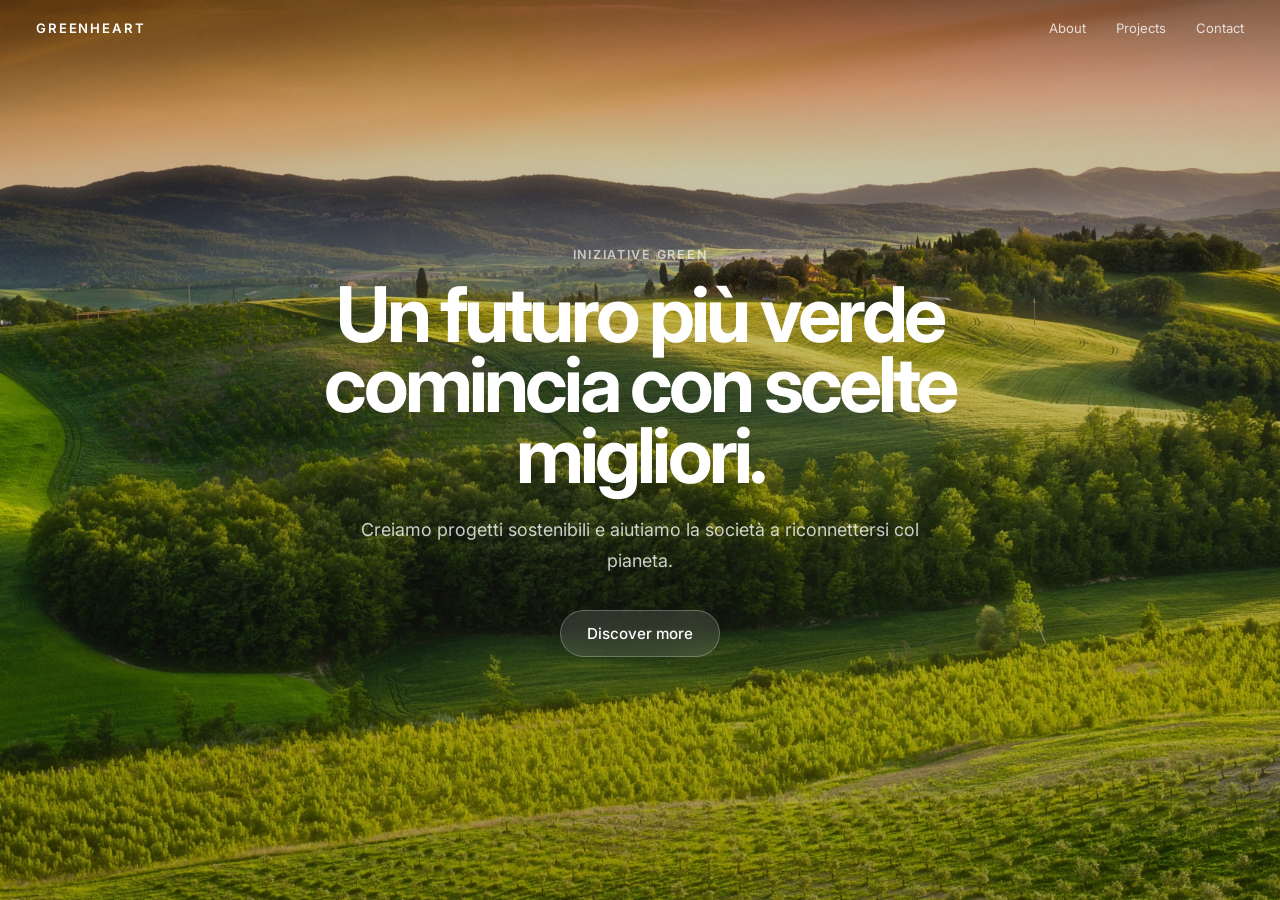
<file: index.html>
<!DOCTYPE html>
<html lang="it">
<head>
  <meta charset="UTF-8">
  <meta name="viewport" content="width=device-width, initial-scale=1.0">

  <link href="https://fonts.googleapis.com/css2?family=Inter:wght@400;600;700&display=swap" rel="stylesheet">
  <link rel="stylesheet" href="CSS/style.css">
  <!--FONT-->
  <link href="https://fonts.googleapis.com/css2?family=Syne:wght@700;800&family=DM+Sans:wght@400;500&display=swap" rel="stylesheet">

  <title>GreenEarth</title>
</head>

<body>

  <header class="nav">
    <a href="index.html" class="logo">GreenHeart</a>

    <nav>
      <a href="PAGINE/about.html">About</a>
      <a href="PAGINE/Progetti.html">Projects</a>
      <a href="PAGINE/Form.html">Contact</a>
    </nav>
  </header>

  <section class="hero">
    <div class="hero-content">
      <span class="eyebrow">Iniziative Green</span>
      <h1>Un futuro più verde comincia con scelte migliori.</h1>
      <p>Creiamo progetti sostenibili e aiutiamo la società a riconnettersi col pianeta.</p>
      <a href="PAGINE/Progetti.html" class="btn">Discover more</a>
    </div>
  </section>

</body>
</html>
</file>
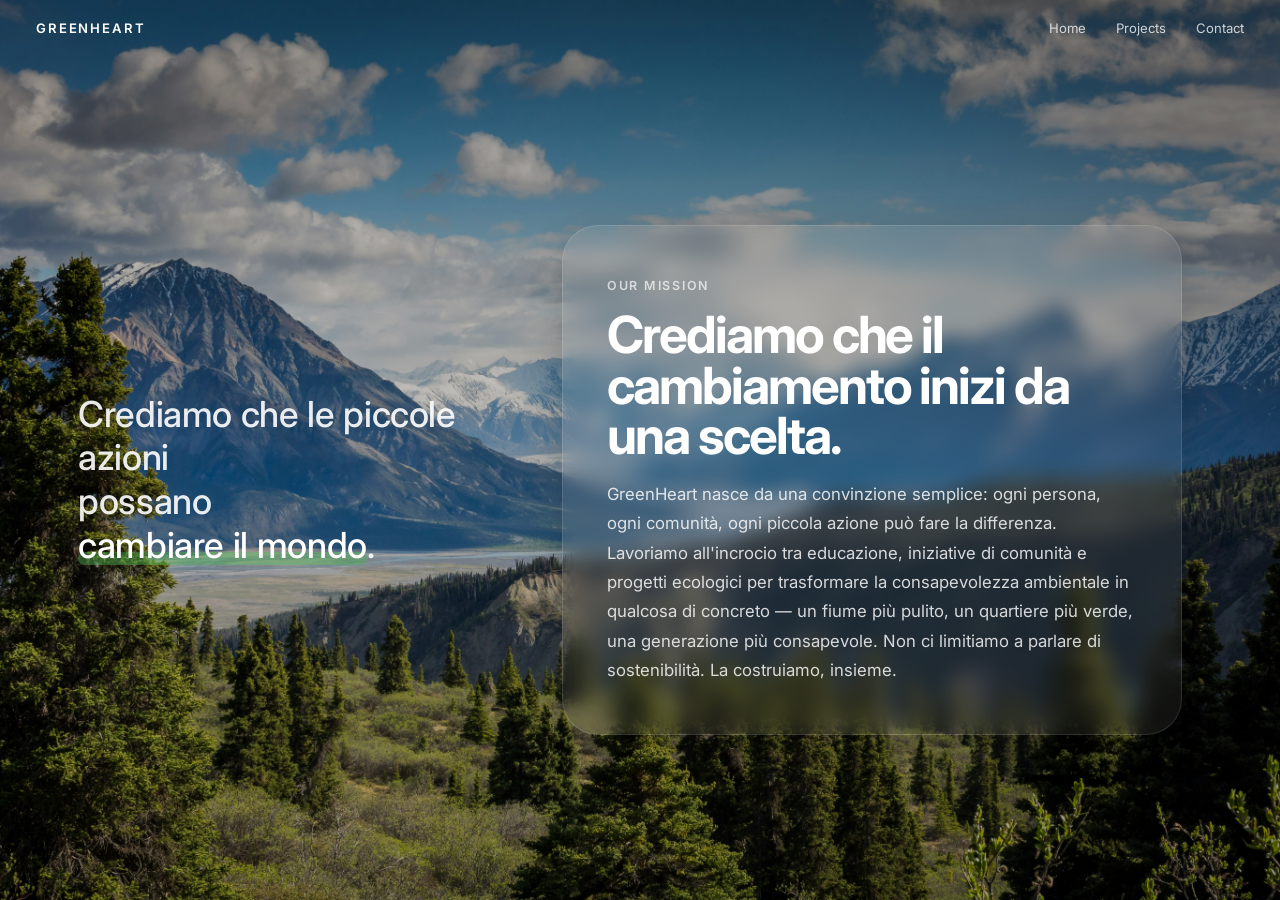
<file: PAGINE/about.html>
<!DOCTYPE html>
<html lang="en">
<head>
  <meta charset="UTF-8">
  <meta name="viewport" content="width=device-width, initial-scale=1.0">

  <!-- Font -->
  <link href="https://fonts.googleapis.com/css2?family=Inter:wght@400;600;700&display=swap" rel="stylesheet">

  <!-- CSS -->
  <link rel="stylesheet" href="../CSS/style.css">

  <title>About | GreenEarth</title>
</head>
<body>

  <header class="nav">
  <a href="../index.html" class="logo">GreenHeart</a>

  <nav>
    <a href="../index.html">Home</a>
    <a href="../index.html#projects">Projects</a>
    <a href="../index.html#contact">Contact</a>
  </nav>
</header>

  <main class="about-page">
    <section class="about-hero">
      <!--SINISTRA-->
      <div class="about-left">
  <p>
  Crediamo che le piccole azioni<br>
  possano <span class="highlight">cambiare il mondo</span>.
</p>
</div>
<!--DESTRA-->
      <div class="about-panel">
        <span class="eyebrow">Our mission</span>
        <h1>Crediamo che il cambiamento inizi da una scelta.</h1>
        <p>
          GreenHeart nasce da una convinzione semplice: ogni persona, ogni comunità, ogni piccola azione può fare la differenza. Lavoriamo all'incrocio tra educazione, iniziative di comunità e progetti ecologici per trasformare la consapevolezza ambientale in qualcosa di concreto — un fiume più pulito, un quartiere più verde, una generazione più consapevole.
          Non ci limitiamo a parlare di sostenibilità. La costruiamo, insieme.
        </p>
      </div>

      
    
    </section>
  </main>

</body>
</html>
</file>
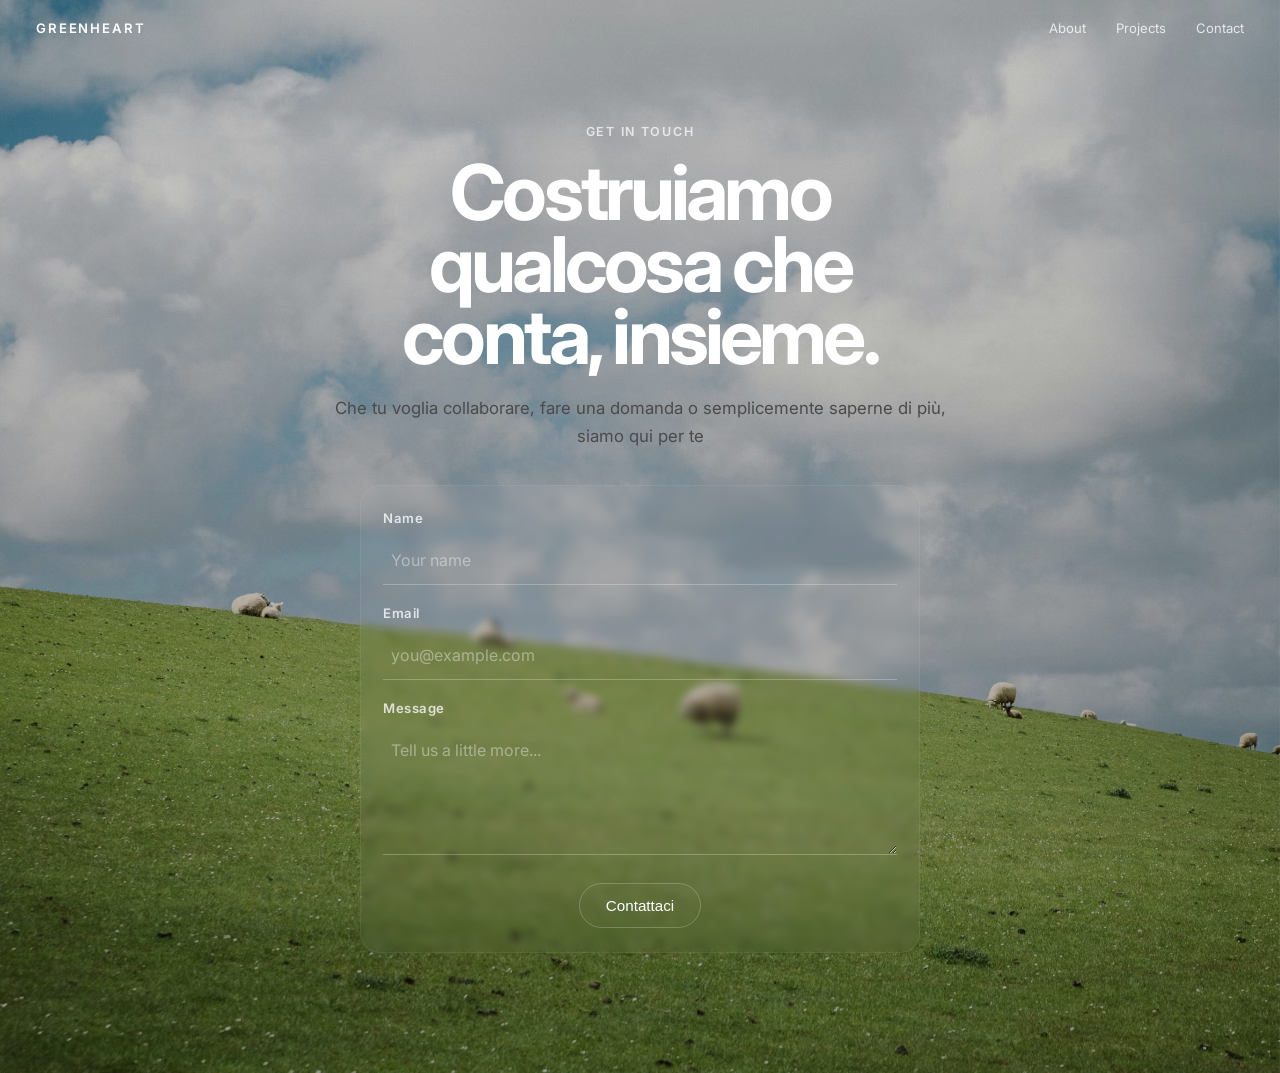
<file: PAGINE/Form.html>
<!DOCTYPE html>
<html lang="en">
<head>
  <meta charset="UTF-8">
  <meta name="viewport" content="width=device-width, initial-scale=1.0">

  <link href="https://fonts.googleapis.com/css2?family=Inter:wght@400;600;700&display=swap" rel="stylesheet">
  <link rel="stylesheet" href="../CSS/style.css">

  <title>Contact | GreenHeart</title>
</head>
<body>

  <header class="nav">
    <a href="../index.html" class="logo">GreenHeart</a>

    <nav>
      <a href="about.html">About</a>
      <a href="../PAGINE/Progetti.html">Projects</a>
      <a href="../PAGINE/Form.html">Contact</a>
    </nav>
  </header>

  <main class="contact-page">
    <section class="contact-hero">
      <div class="contact-layout">

        <div class="contact-copy">
          <span class="eyebrow">Get in touch</span>
          <h1>Costruiamo qualcosa che conta, insieme. </h1>
          <p>
            Che tu voglia collaborare, fare una domanda o semplicemente saperne di più, siamo qui per te
          </p>
        </div>

        <div class="contact-panel">
          <form class="contact-form">
            <div class="form-group">
              <label for="name">Name</label>
              <input type="text" id="name" name="name" placeholder="Your name">
            </div>

            <div class="form-group">
              <label for="email">Email</label>
              <input type="email" id="email" name="email" placeholder="you@example.com">
            </div>

            <div class="form-group">
              <label for="message">Message</label>
              <textarea id="message" name="message" rows="5" placeholder="Tell us a little more..."></textarea>
            </div>

            <button type="submit" class="btn">Contattaci</button>
          </form>
        </div>

      </div>
    </section>
  </main>

</body>
</html>
</file>
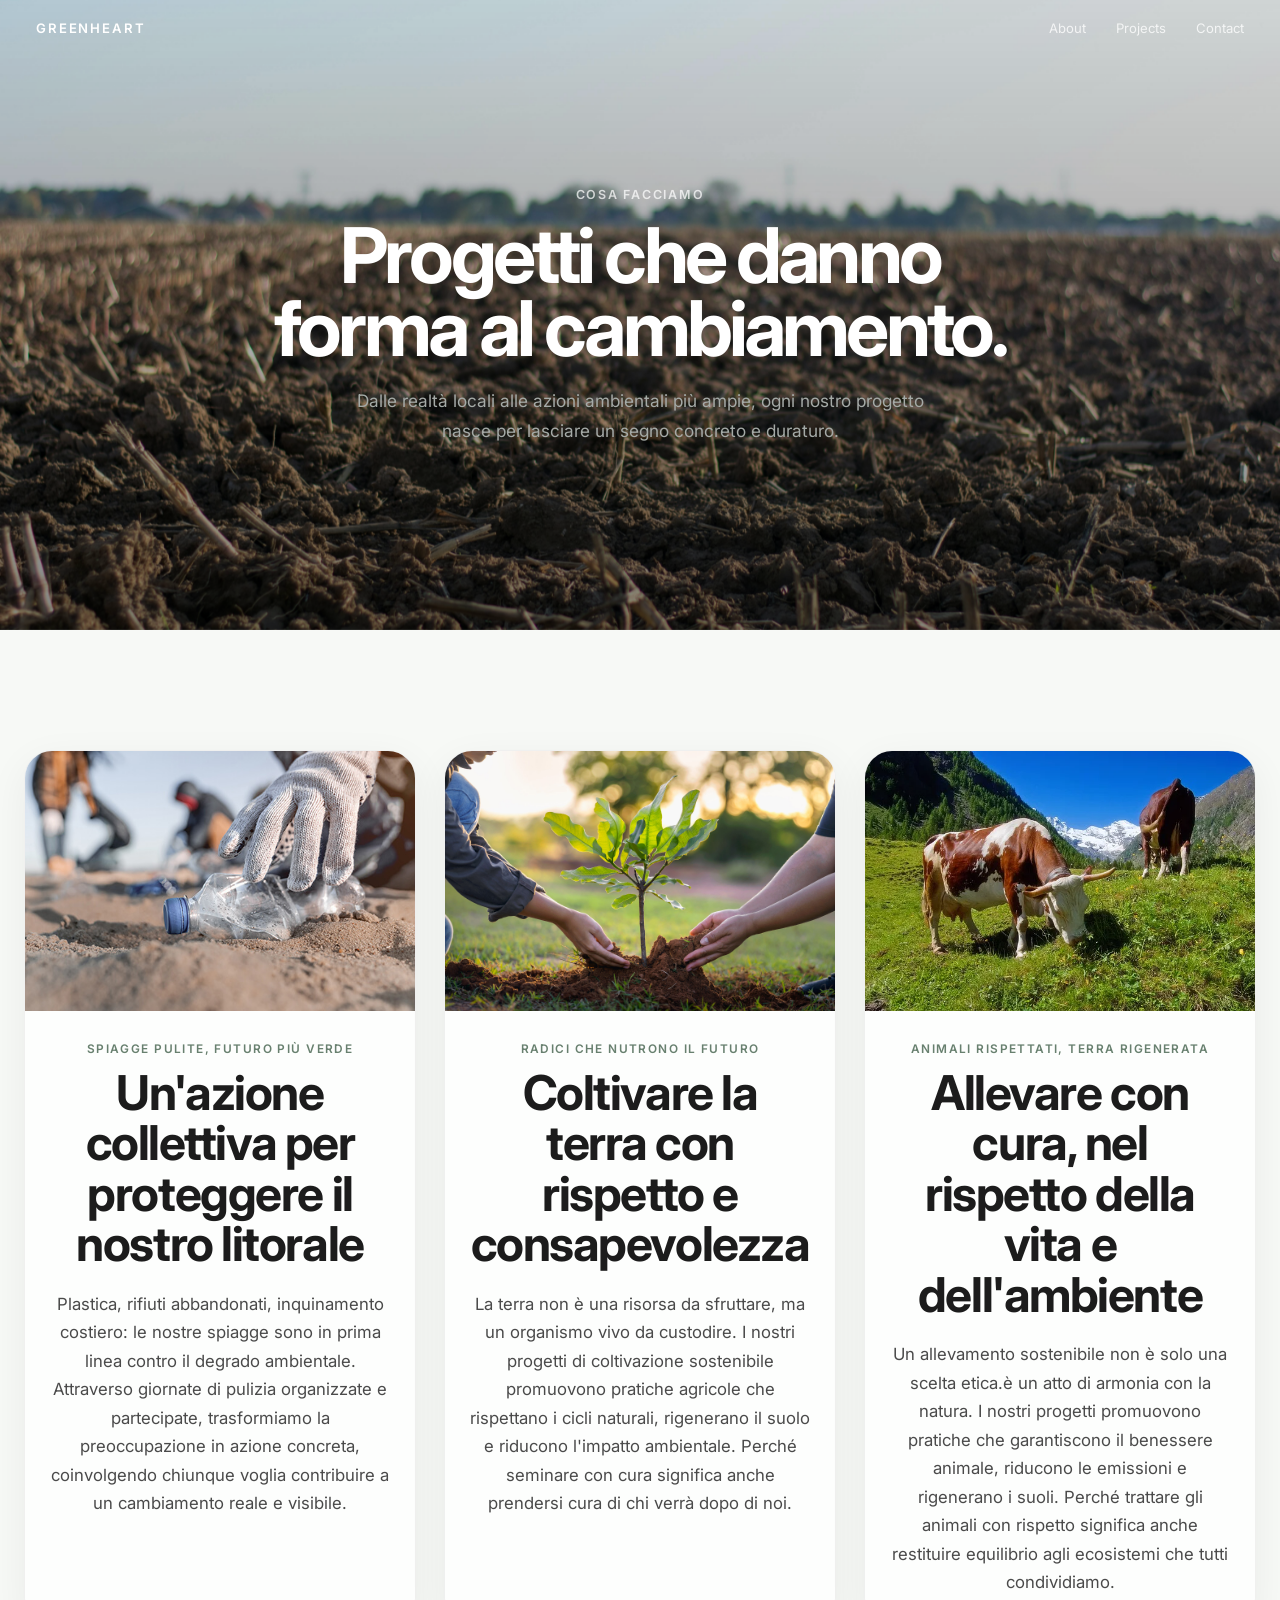
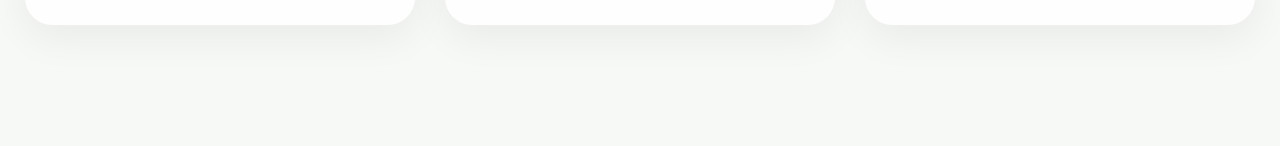
<file: PAGINE/Progetti.html>
<!DOCTYPE html>
<html lang="it">
<head>
  <meta charset="UTF-8">
  <meta name="viewport" content="width=device-width, initial-scale=1.0">

  <link href="https://fonts.googleapis.com/css2?family=Inter:wght@400;600;700&display=swap" rel="stylesheet">
  <link rel="stylesheet" href="../CSS/style.css">

  <title>Projects | GreenEarth</title>
</head>
<body>

  <header class="nav">
    <a href="../index.html" class="logo">GreenHeart</a>

    <nav>
      <a href="about.html">About</a>
      <a href="projects.html">Projects</a>
      <a href="../index.html#contact">Contact</a>
    </nav>
  </header>

  <main class="projects-page">
    <section class="projects-hero">
      <div class="projects-intro">
        <span class="eyebrow">Cosa facciamo</span>
        <h1>Progetti che danno forma al cambiamento.</h1>
        <p class="hero-text">
          Dalle realtà locali alle azioni ambientali più ampie, ogni nostro progetto nasce per lasciare un segno concreto e duraturo.
        </p>
      </div>
    </section>

    <section class="projects-grid-section">
      <div class="projects-grid">

        <article class="project-card">
          <img src="../IMMAGINI/spiaggia.jpeg" alt="Progetto pulizia spiaggia">
          <div class="project-card-content">
            <span class="project-tag">Spiagge pulite, futuro più verde</span>
            <h2>Un'azione collettiva per proteggere il nostro litorale</h2>
            <p>Plastica, rifiuti abbandonati, inquinamento costiero: le nostre spiagge sono in prima linea contro il degrado ambientale. Attraverso giornate di pulizia organizzate e partecipate, trasformiamo la preoccupazione in azione concreta, coinvolgendo chiunque voglia contribuire a un cambiamento reale e visibile.</p>
          </div>
        </article>

        <article class="project-card">
          <img src="../IMMAGINI/agricolturasostenibile.jpg" alt="Progetti agricoltura sostenibile ">
          <div class="project-card-content">
            <span class="project-tag">Radici che nutrono il futuro</span>
            <h2>Coltivare la terra con rispetto e consapevolezza</h2>
            <p>La terra non è una risorsa da sfruttare, ma un organismo vivo da custodire. I nostri progetti di coltivazione sostenibile promuovono pratiche agricole che rispettano i cicli naturali, rigenerano il suolo e riducono l'impatto ambientale. Perché seminare con cura significa anche prendersi cura di chi verrà dopo di noi.</p>          
          </div>
        </article>

        <article class="project-card">
          <img src="../IMMAGINI/allevamenti.webp" alt="allevamenti sostenibili">
          <div class="project-card-content">
            <span class="project-tag">Animali rispettati, terra rigenerata</span>
            <h2>Allevare con cura, nel rispetto della vita e dell'ambiente</h2>
            <p>Un allevamento sostenibile non è solo una scelta etica.è un atto di armonia con la natura. I nostri progetti promuovono pratiche che garantiscono il benessere animale, riducono le emissioni e rigenerano i suoli. Perché trattare gli animali con rispetto significa anche restituire equilibrio agli ecosistemi che tutti condividiamo.
</p>
            
          </div>
        </article>

      </div>
    </section>
  </main>

</body>
</html>
</file>
<file: CSS/style.css>
/* =========================
   VARIABLES
========================= */
/* =========================
   RESET
========================= */
* {
  margin: 0;
  padding: 0;
  box-sizing: border-box;
}

/* =========================
   BASE
========================= */
html {
  scroll-behavior: smooth;
}

body {
  font-family: "Inter", sans-serif;
  background: #000;
  color: #ffffff;
}

/* =========================
   NAV
========================= */
.nav {
  position: absolute;
  top: 0;
  left: 0;
  width: 100%;
  padding: 20px 36px;
  display: flex;
  justify-content: space-between;
  align-items: center;
  z-index: 10;
  opacity: 0;
  transform: translateY(-20px);
  animation: fadeNav 1.1s cubic-bezier(0.22, 1, 0.36, 1) forwards;
  animation-delay: 0.3s;
}
.nav .logo {
  font-size: 0.82rem;
  font-weight: 600;
  letter-spacing: 0.14em;
  text-transform: uppercase;
  color: #ffffff;
  text-decoration: none;
}
.nav .logo:hover {
  opacity: 0.7;
}
.nav nav {
  display: flex;
  gap: 30px;
}
.nav nav a {
  font-size: 0.82rem;
  color: rgba(255, 255, 255, 0.78);
  text-decoration: none;
  transition: opacity 0.3s ease;
}
.nav nav a:hover {
  opacity: 0.55;
}

/* =========================
   HOME HERO
========================= */
.hero {
  min-height: 100vh;
  position: relative;
  overflow: hidden;
  display: flex;
  justify-content: center;
  align-items: center;
  text-align: center;
  padding: 40px 20px;
}
.hero::before {
  content: "";
  position: absolute;
  inset: 0;
  background-image: url("../IMMAGINI/561105.jpg");
  background-size: cover;
  background-position: center;
  background-repeat: no-repeat;
  transform: scale(1.18);
  animation: heroZoom 7s cubic-bezier(0.22, 1, 0.36, 1) forwards, heroDrift 18s ease-in-out infinite alternate;
  z-index: -3;
}
.hero::after {
  content: "";
  position: absolute;
  inset: 0;
  background: linear-gradient(to bottom, rgba(0, 0, 0, 0.18), rgba(0, 0, 0, 0.34));
  z-index: -2;
}

.hero-content {
  position: relative;
  z-index: 2;
  max-width: 680px;
  padding: 20px;
}
.hero-content .eyebrow {
  display: inline-block;
  margin-bottom: 18px;
  font-size: 0.78rem;
  font-weight: 600;
  letter-spacing: 0.14em;
  text-transform: uppercase;
  color: rgba(255, 255, 255, 0.65);
  opacity: 0;
  animation: fadeUp 1.2s ease forwards;
  animation-delay: 0.2s;
}
.hero-content h1 {
  font-size: clamp(3rem, 6vw, 5.8rem);
  font-weight: 700;
  line-height: 0.92;
  letter-spacing: -0.05em;
  margin-bottom: 22px;
  opacity: 0;
  animation: fadeUp 1.4s cubic-bezier(0.22, 1, 0.36, 1) forwards;
  animation-delay: 0.4s;
}
.hero-content p {
  max-width: 560px;
  margin: 0 auto 34px;
  font-size: clamp(1rem, 1.5vw, 1.12rem);
  line-height: 1.75;
  color: rgba(255, 255, 255, 0.78);
  opacity: 0;
  animation: fadeUp 1.4s cubic-bezier(0.22, 1, 0.36, 1) forwards;
  animation-delay: 0.8s;
}
.hero-content .btn {
  opacity: 0;
  animation: fadeUp 1.4s cubic-bezier(0.22, 1, 0.36, 1) forwards;
  animation-delay: 1.2s;
}

/* =========================
   BUTTON
========================= */
.btn {
  display: inline-block;
  padding: 13px 26px;
  border-radius: 999px;
  background: rgba(255, 255, 255, 0.12);
  color: #ffffff;
  border: 1px solid rgba(255, 255, 255, 0.25);
  backdrop-filter: blur(12px);
  text-decoration: none;
  font-size: 0.95rem;
  font-weight: 500;
  transition: all 0.35s ease;
  cursor: pointer;
}
.btn:hover {
  background: rgba(255, 255, 255, 0.2);
  transform: translateY(-2px) scale(1.02);
  box-shadow: 0 10px 30px rgba(0, 0, 0, 0.25);
}

/* =========================
   GENERIC SECTIONS
========================= */
section:not(.hero):not(.about-hero):not(.projects-hero) {
  padding: 120px 24px;
  background: #f7f9f6;
  color: #1c1c1c;
  text-align: center;
}
section:not(.hero):not(.about-hero):not(.projects-hero) h2 {
  font-size: clamp(2rem, 4vw, 3rem);
  margin-bottom: 20px;
  letter-spacing: -0.03em;
}
section:not(.hero):not(.about-hero):not(.projects-hero) p {
  max-width: 700px;
  margin: 0 auto;
  line-height: 1.7;
  font-size: 1.05rem;
  color: #4a4a4a;
}

/* =========================
   ABOUT PAGE
========================= */
.about-page {
  min-height: 100vh;
  background: #000;
}

.about-hero {
  min-height: 100vh;
  position: relative;
  overflow: hidden;
  isolation: isolate;
  display: grid;
  grid-template-columns: minmax(280px, 420px) minmax(420px, 640px);
  justify-content: center;
  align-items: center;
  column-gap: 64px;
  padding: 120px 60px 60px;
}
.about-hero::before {
  content: "";
  position: absolute;
  inset: 0;
  background-image: url("../IMMAGINI/ABOUT.jpg");
  background-size: cover;
  background-position: center;
  background-repeat: no-repeat;
  transform: scale(1.06);
  animation: heroZoom 7s cubic-bezier(0.22, 1, 0.36, 1) forwards;
  z-index: 0;
}
.about-hero::after {
  content: "";
  position: absolute;
  inset: 0;
  background: linear-gradient(to right, rgba(0, 0, 0, 0.18), rgba(0, 0, 0, 0.36));
  z-index: 1;
}

.about-left {
  position: relative;
  z-index: 2;
  max-width: 380px;
  opacity: 0;
  animation: fadeLeft 1.2s cubic-bezier(0.22, 1, 0.36, 1) forwards;
  animation-delay: 0.4s;
}
.about-left p {
  margin: 0;
  font-size: clamp(1.6rem, 2.8vw, 2.6rem);
  line-height: 1.22;
  font-weight: 500;
  color: rgba(255, 255, 255, 0.9);
  letter-spacing: -0.01em;
}
.about-left .highlight {
  position: relative;
  display: inline-block;
  color: #ffffff;
  z-index: 1;
}
.about-left .highlight::after {
  content: "";
  position: absolute;
  left: 0;
  bottom: 0.08em;
  width: 100%;
  height: 0.35em;
  background: rgba(76, 175, 80, 0.45);
  border-radius: 999px;
  z-index: -1;
  transform: scaleX(0);
  transform-origin: left;
  animation: underlineReveal 0.9s ease forwards;
  animation-delay: 1.1s;
}

.about-panel {
  position: relative;
  z-index: 2;
  width: 100%;
  max-width: 620px;
  padding: 48px 44px;
  border-radius: 36px;
  border: 1px solid rgba(255, 255, 255, 0.12);
  background: rgba(255, 255, 255, 0.06);
  backdrop-filter: blur(10px);
  box-shadow: 0 10px 40px rgba(0, 0, 0, 0.18);
}
.about-panel .eyebrow {
  display: inline-block;
  margin-bottom: 16px;
  font-size: 0.78rem;
  font-weight: 600;
  letter-spacing: 0.14em;
  text-transform: uppercase;
  color: rgba(255, 255, 255, 0.68);
}
.about-panel h1 {
  font-size: clamp(2.2rem, 4vw, 3.8rem);
  line-height: 0.98;
  letter-spacing: -0.04em;
  margin-bottom: 20px;
  color: #ffffff;
}
.about-panel p {
  font-size: 1.05rem;
  line-height: 1.75;
  color: rgba(255, 255, 255, 0.82);
}

/* =========================
   PROJECTS PAGE
========================= */
.projects-page {
  min-height: 100vh;
  background: #f7f9f6;
  color: #1c1c1c;
}

.projects-hero {
  min-height: 70vh;
  position: relative;
  overflow: hidden;
  isolation: isolate;
  display: flex;
  justify-content: center;
  align-items: center;
  text-align: center;
  padding: 120px 20px;
}
.projects-hero::before {
  content: "";
  position: absolute;
  inset: 0;
  background-image: url("../IMMAGINI/PROGETTI.jpg");
  background-size: cover;
  background-position: center;
  background-repeat: no-repeat;
  transform: scale(1.08);
  animation: heroZoom 7s cubic-bezier(0.22, 1, 0.36, 1) forwards;
  z-index: 0;
}
.projects-hero::after {
  content: "";
  position: absolute;
  inset: 0;
  background: linear-gradient(to bottom, rgba(0, 0, 0, 0.16), rgba(0, 0, 0, 0.48));
  z-index: 1;
}

.projects-intro {
  position: relative;
  z-index: 2;
  max-width: 760px;
  margin: 0 auto;
}
.projects-intro .eyebrow {
  display: inline-block;
  margin-bottom: 18px;
  font-size: 0.78rem;
  font-weight: 600;
  letter-spacing: 0.14em;
  text-transform: uppercase;
  color: rgba(255, 255, 255, 0.72);
  opacity: 0;
  animation: fadeUpSoft 1s cubic-bezier(0.22, 1, 0.36, 1) forwards;
  animation-delay: 0.2s;
}
.projects-intro h1 {
  font-size: clamp(2.8rem, 6vw, 5rem);
  line-height: 0.95;
  letter-spacing: -0.05em;
  margin-bottom: 20px;
  color: #ffffff;
  opacity: 0;
  filter: blur(8px);
  animation: fadeBlurIn 1.4s cubic-bezier(0.22, 1, 0.36, 1) forwards;
  animation-delay: 0.4s;
}
.projects-intro p {
  max-width: 600px;
  margin: 0 auto;
  font-size: 1.08rem;
  line-height: 1.75;
  color: rgba(255, 255, 255, 0.7);
  opacity: 0;
  animation: fadeUpSoft 1.2s cubic-bezier(0.22, 1, 0.36, 1) forwards;
  animation-delay: 0.8s;
}
.projects-intro .hero-text {
  color: #a5aaa7 !important;
}

.projects-grid-section {
  padding: 50px 60px 100px;
}

.projects-grid {
  display: grid;
  grid-template-columns: repeat(3, minmax(0, 1fr));
  gap: 28px;
}

.project-card {
  background: rgba(255, 255, 255, 0.78);
  border: 1px solid rgba(20, 20, 20, 0.06);
  border-radius: 28px;
  overflow: hidden;
  box-shadow: 0 12px 40px rgba(0, 0, 0, 0.06);
  transition: transform 0.35s ease, box-shadow 0.35s ease;
}
.project-card:hover {
  transform: translateY(-6px);
  box-shadow: 0 18px 50px rgba(0, 0, 0, 0.1);
}
.project-card img {
  width: 100%;
  height: 260px;
  object-fit: cover;
  display: block;
}

.project-card-content {
  padding: 26px 24px 28px;
}
.project-card-content .project-tag {
  display: inline-block;
  margin-bottom: 12px;
  font-size: 0.74rem;
  font-weight: 600;
  letter-spacing: 0.12em;
  text-transform: uppercase;
  color: #68806f;
}
.project-card-content h2 {
  font-size: 1.6rem;
  line-height: 1.05;
  letter-spacing: -0.03em;
  margin-bottom: 14px;
  color: #1c1c1c;
}
.project-card-content p {
  font-size: 0.98rem;
  line-height: 1.7;
  color: #4d5952;
  margin-bottom: 20px;
}
.project-card-content a {
  display: inline-block;
  text-decoration: none;
  color: #1c1c1c;
  font-weight: 600;
  transition: opacity 0.3s ease, transform 0.3s ease;
}
.project-card-content a:hover {
  opacity: 0.65;
  transform: translateX(4px);
}

/* =========================
   ANIMATIONS
========================= */
@keyframes fadeNav {
  from {
    opacity: 0;
    transform: translateY(-20px);
  }
  to {
    opacity: 1;
    transform: translateY(0);
  }
}
@keyframes fadeUp {
  from {
    opacity: 0;
    transform: translateY(40px);
  }
  to {
    opacity: 1;
    transform: translateY(0);
  }
}
@keyframes fadeUpSoft {
  from {
    opacity: 0;
    transform: translateY(24px);
  }
  to {
    opacity: 1;
    transform: translateY(0);
  }
}
@keyframes fadeBlurIn {
  from {
    opacity: 0;
    filter: blur(8px);
    transform: translateY(28px);
  }
  to {
    opacity: 1;
    filter: blur(0);
    transform: translateY(0);
  }
}
@keyframes heroZoom {
  from {
    transform: scale(1.18);
  }
  to {
    transform: scale(1);
  }
}
@keyframes heroDrift {
  0% {
    background-position: 50% 50%;
  }
  100% {
    background-position: 54% 48%;
  }
}
@keyframes fadeLeft {
  from {
    opacity: 0;
    transform: translateX(-24px);
  }
  to {
    opacity: 1;
    transform: translateX(0);
  }
}
@keyframes underlineReveal {
  from {
    transform: scaleX(0);
  }
  to {
    transform: scaleX(1);
  }
}
/* =========================
   RESPONSIVE
========================= */
@media (max-width: 1024px) {
  .projects-grid {
    grid-template-columns: 1fr 1fr;
  }
}
@media (max-width: 900px) {
  .about-hero {
    grid-template-columns: 1fr;
    row-gap: 32px;
    padding: 110px 20px 40px;
    align-content: center;
  }
  .about-left {
    max-width: 100%;
  }
  .about-left p {
    font-size: clamp(1.4rem, 6vw, 2rem);
  }
  .about-panel {
    max-width: 100%;
    padding: 32px 24px;
    border-radius: 24px;
  }
  .about-panel h1 {
    font-size: clamp(1.8rem, 8vw, 2.8rem);
  }
  .about-panel p {
    font-size: 0.98rem;
  }
}
@media (max-width: 768px) {
  .nav {
    padding: 18px 20px;
  }
  .nav nav {
    gap: 16px;
  }
  .nav nav a {
    font-size: 0.8rem;
  }
  .hero {
    align-items: flex-end;
    padding-bottom: 90px;
  }
  .hero-content h1 {
    font-size: clamp(2.2rem, 9vw, 3.4rem);
  }
  .hero-content p {
    font-size: 1rem;
  }
  .projects-hero {
    min-height: 100vh;
    padding: 120px 20px 40px;
  }
  .projects-intro h1 {
    font-size: clamp(2.2rem, 9vw, 3.6rem);
  }
  .projects-intro p {
    font-size: 1rem;
  }
  .btn {
    padding: 11px 20px;
    font-size: 0.9rem;
  }
  .projects-grid-section {
    padding: 20px 20px 80px;
  }
  .projects-grid {
    grid-template-columns: 1fr;
    gap: 22px;
  }
  .project-card img {
    height: 220px;
  }
  section:not(.hero):not(.about-hero):not(.projects-hero) {
    padding: 90px 20px;
  }
}
/* CONTACT PAGE */
.contact-page {
  min-height: 100vh;
  background: #000;
}

.contact-hero {
  min-height: 100vh;
  position: relative;
  overflow: hidden;
  isolation: isolate;
  display: flex;
  justify-content: center;
  align-items: center;
  padding: 120px 24px 60px;
}
.contact-hero::before {
  content: "";
  position: absolute;
  inset: 0;
  background-image: url("../IMMAGINI/pascolo.avif");
  background-size: cover;
  background-position: center;
  background-repeat: no-repeat;
  transform: scale(1.06);
  animation: heroZoom 7s cubic-bezier(0.22, 1, 0.36, 1) forwards;
  z-index: 0;
}
.contact-hero::after {
  content: "";
  position: absolute;
  inset: 0;
  background: linear-gradient(to bottom, rgba(0, 0, 0, 0.16), rgba(0, 0, 0, 0.3));
  z-index: 1;
}

.contact-layout {
  position: relative;
  z-index: 2;
  width: 100%;
  max-width: 760px;
  margin: 0 auto;
  display: flex;
  flex-direction: column;
  align-items: center;
  text-align: center;
  gap: 34px;
}

.contact-copy {
  max-width: 620px;
}
.contact-copy .eyebrow {
  display: inline-block;
  margin-bottom: 18px;
  font-size: 0.78rem;
  font-weight: 600;
  letter-spacing: 0.14em;
  text-transform: uppercase;
  color: rgba(255, 255, 255, 0.72);
  opacity: 0;
  animation: fadeUpSoft 1s cubic-bezier(0.22, 1, 0.36, 1) forwards;
  animation-delay: 0.2s;
}
.contact-copy h1 {
  font-size: clamp(2.8rem, 6vw, 5rem);
  line-height: 0.94;
  letter-spacing: -0.05em;
  margin-bottom: 20px;
  color: #ffffff;
  opacity: 0;
  filter: blur(8px);
  animation: fadeBlurIn 1.4s cubic-bezier(0.22, 1, 0.36, 1) forwards;
  animation-delay: 0.4s;
}
.contact-copy p {
  max-width: 520px;
  margin: 0 auto;
  font-size: 1.05rem;
  line-height: 1.75;
  color: rgba(255, 255, 255, 0.78);
  opacity: 0;
  animation: fadeUpSoft 1.2s cubic-bezier(0.22, 1, 0.36, 1) forwards;
  animation-delay: 0.8s;
}

.contact-panel {
  width: 100%;
  max-width: 560px;
  margin: 0 auto;
  padding: 24px 22px;
  border-radius: 20px;
  background: rgba(255, 255, 255, 0.03);
  backdrop-filter: blur(4px);
  border: 1px solid rgba(255, 255, 255, 0.06);
}

.contact-form {
  display: flex;
  flex-direction: column;
  gap: 20px;
}

.form-group {
  display: flex;
  flex-direction: column;
  gap: 10px;
  text-align: left;
}
.form-group label {
  font-size: 0.82rem;
  font-weight: 600;
  letter-spacing: 0.04em;
  color: rgba(255, 255, 255, 0.78);
}
.form-group input,
.form-group textarea {
  width: 100%;
  padding: 14px 8px;
  border: none;
  border-bottom: 1px solid rgba(255, 255, 255, 0.25);
  background: transparent;
  color: #ffffff;
  font: inherit;
  outline: none;
  transition: border-color 0.3s ease;
}
.form-group input::placeholder,
.form-group textarea::placeholder {
  color: rgba(255, 255, 255, 0.4);
}
.form-group input:focus,
.form-group textarea:focus {
  border-bottom-color: rgba(255, 255, 255, 0.6);
}
.form-group textarea {
  resize: vertical;
  min-height: 120px;
}

.contact-form .btn {
  align-self: center;
  margin-top: 8px;
  background: transparent;
  color: #ffffff;
  border: 1px solid rgba(255, 255, 255, 0.22);
  box-shadow: none;
  cursor: pointer;
}
.contact-form .btn:hover {
  background: rgba(255, 255, 255, 0.08);
  transform: translateY(-1px);
}

@media (max-width: 900px) {
  .contact-hero {
    padding: 110px 20px 40px;
  }
  .contact-layout {
    max-width: 100%;
    gap: 28px;
  }
  .contact-copy h1 {
    font-size: clamp(2.2rem, 9vw, 3.6rem);
  }
  .contact-copy p {
    max-width: 100%;
    font-size: 1rem;
  }
  .contact-panel {
    max-width: 100%;
  }
}

/*# sourceMappingURL=style.css.map */
</file>
